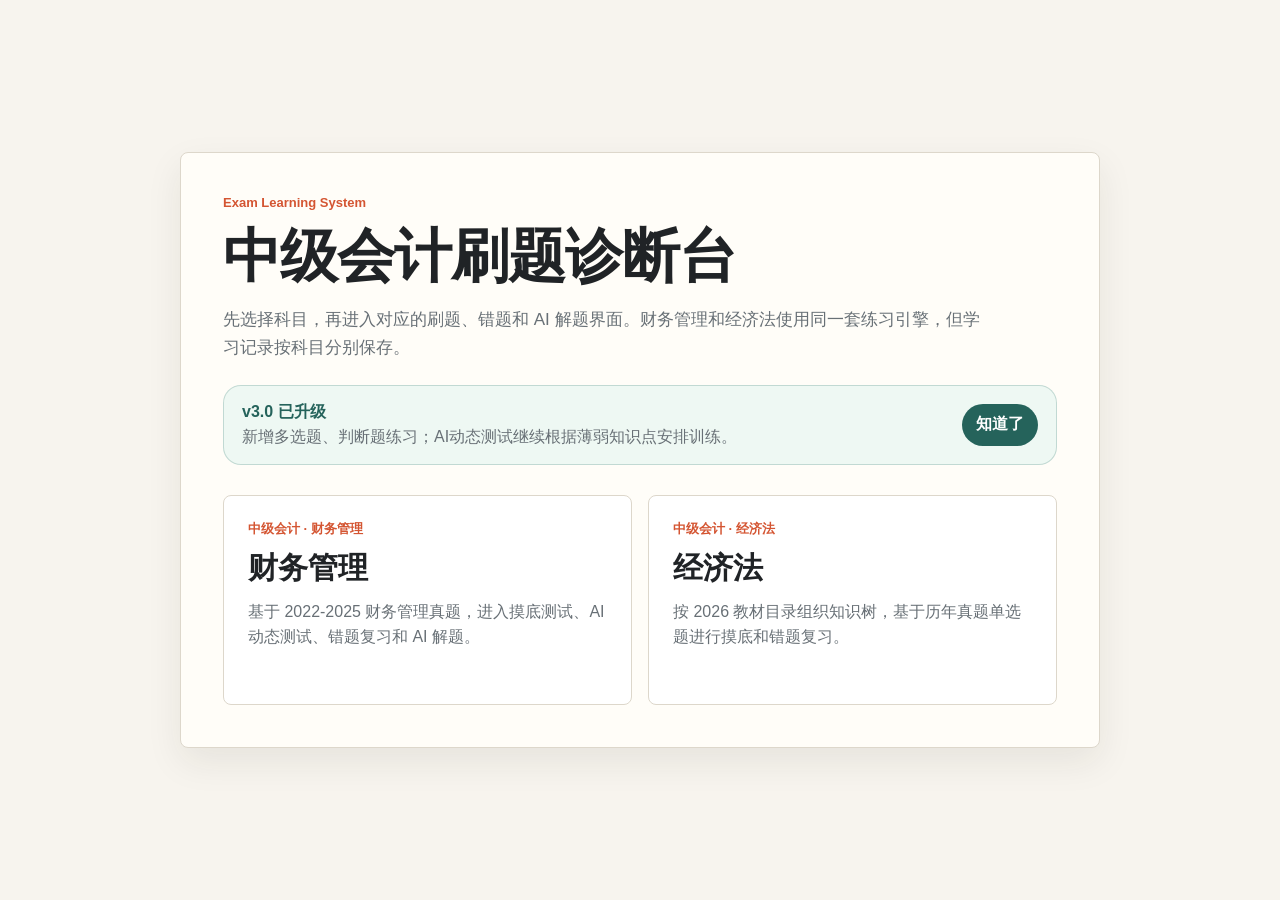
<file: index.html>
<!doctype html>
<html lang="zh-CN">
  <head>
    <meta charset="utf-8" />
    <meta name="viewport" content="width=device-width, initial-scale=1" />
    <title>中级会计刷题诊断</title>
    <link rel="stylesheet" href="./styles.css" />
  </head>
  <body>
    <main id="subjectLanding" class="landing">
      <section class="landing-card panel">
        <p class="eyebrow">Exam Learning System</p>
        <h1>中级会计刷题诊断台</h1>
        <p class="subtle">先选择科目，再进入对应的刷题、错题和 AI 解题界面。财务管理和经济法使用同一套练习引擎，但学习记录按科目分别保存。</p>
        <section id="upgradeNotice" class="upgrade-notice" aria-label="版本升级公告">
          <div>
            <strong>v3.0 已升级</strong>
            <p>新增多选题、判断题练习；AI动态测试继续根据薄弱知识点安排训练。</p>
          </div>
          <button id="dismissUpgradeNotice" type="button" aria-label="关闭版本升级公告">知道了</button>
        </section>
        <div id="landingSubjectCards" class="landing-subject-cards">
          <button class="landing-subject-card" data-subject="financial_management" type="button">
            <span class="card-eyebrow">中级会计 · 财务管理</span>
            <strong>财务管理</strong>
            <span class="card-desc">基于 2022-2025 财务管理真题，进入摸底测试、AI动态测试、错题复习和 AI 解题。</span>
          </button>
          <button class="landing-subject-card" data-subject="economic_law" type="button">
            <span class="card-eyebrow">中级会计 · 经济法</span>
            <strong>经济法</strong>
            <span class="card-desc">进入经济法刷题诊断，按 2026 教材目录组织知识点，支持标准解析和 AI 解题。</span>
          </button>
        </div>
      </section>
    </main>

    <main id="appShell" class="shell hidden">
      <aside class="panel sidebar">
        <div>
          <button id="backToSubjects" class="ghost back-button">← 返回科目选择</button>
          <p id="subjectEyebrow" class="eyebrow">中级会计</p>
          <h1 id="appTitle">刷题诊断台</h1>
          <p id="subjectIntro" class="subtle">选择科目后开始摸底、强化和错题复习，本地保存答题记录。</p>
        </div>


        <section id="migrationNotice" class="migration-notice hidden">
          <strong>检测到旧版财务管理记录</strong>
          <p>可以将旧版答题和错题记录迁移到当前财务管理科目下。</p>
          <button id="migrateLegacyData" type="button">迁移旧版记录</button>
        </section>

        <section class="stats">
          <div>
            <span id="totalDone">0</span>
            <small>累计答题</small>
          </div>
          <div>
            <span id="accuracy">-</span>
            <small>累计正确率</small>
          </div>
        </section>

        <section>
          <h2>题库构成</h2>
          <div id="bankStats" class="bank-stats"></div>
        </section>

        <section>
          <h2>薄弱知识点</h2>
          <div id="weakList" class="weak-list"></div>
        </section>

        <section class="actions">
          <button id="startDiagnostic" class="primary">开始新一轮测试</button>
          <button id="startPractice">AI动态测试</button>
          <button id="reviewWrong">复习错题</button>
          <button id="exportData" class="ghost">导出学习记录</button>
          <button id="resetData" class="ghost">清空本科记录</button>
        </section>
      </aside>

      <section class="workspace">
        <div class="topbar">
          <div>
            <p id="modeLabel" class="eyebrow">准备开始</p>
            <h2 id="sessionTitle">选择一个练习模式</h2>
          </div>
          <div class="progress">
            <span id="progressText">0 / 0</span>
            <div><i id="progressBar"></i></div>
          </div>
        </div>

        <article id="questionView" class="panel question hidden">
          <div class="meta">
            <span id="subjectBadge"></span>
            <span id="typeBadge"></span>
            <span id="topicBadge"></span>
            <span id="sourceBadge"></span>
          </div>
          <h3 id="questionStem"></h3>
          <div id="options" class="options"></div>
          <div id="feedback" class="feedback hidden"></div>
          <section id="aiPanel" class="ai-panel hidden">
            <div class="ai-panel-head">
              <div>
                <p class="eyebrow">AI 解题</p>
                <h4>快速掌握这道题</h4>
              </div>
              <button id="explainWithAi" type="button">生成 AI 解题</button>
            </div>
            <div id="aiContent" class="ai-content">
              <p class="subtle">答题后可生成知识点、解题思路、易错提醒和同类例题。</p>
            </div>
          </section>
          <div class="footer-actions">
            <button id="endSession" class="ghost">结束本次作答</button>
            <button id="submitAnswer" class="primary">提交答案</button>
            <button id="nextQuestion" class="hidden">下一题</button>
          </div>
        </article>

        <article id="emptyView" class="panel empty">
          <h3>选择一个练习模式</h3>
          <p>30 道摸底题可以在工作日 1 小时内完成。中途离开会自动保存进度，下次进入本科目默认继续；也可以随时结束本次作答并保存已完成题目。</p>
        </article>

        <article id="resultView" class="panel result hidden">
          <h3 id="resultTitle"></h3>
          <div id="resultSummary" class="result-grid"></div>
          <div>
            <h4>下一步建议</h4>
            <ul id="adviceList"></ul>
          </div>
        </article>
      </section>
    </main>

    <script src="./knowledge-base-data.js"></script>
    <script src="./quality-rules-data.js"></script>
    <script src="./generated-questions-data.js"></script>
    <script src="./questions-data.js"></script>
    <script src="./app.js"></script>
  </body>
</html>
</file>
<file: styles.css>
:root {
  color-scheme: light;
  --bg: #f7f4ee;
  --panel: #fffdf8;
  --text: #202326;
  --muted: #687076;
  --line: #ddd7cb;
  --brand: #25635b;
  --brand-2: #d45532;
  --ok: #1f7a45;
  --bad: #b42318;
  --soft: #e8f1ed;
  font-family: -apple-system, BlinkMacSystemFont, "Segoe UI", sans-serif;
}

* {
  box-sizing: border-box;
}

body {
  margin: 0;
  min-height: 100vh;
  background: var(--bg);
  color: var(--text);
}

button {
  min-height: 42px;
  border: 1px solid var(--line);
  border-radius: 8px;
  background: #fff;
  color: var(--text);
  cursor: pointer;
  font: inherit;
  font-weight: 650;
}

button:hover {
  border-color: var(--brand);
}

.primary {
  border-color: var(--brand);
  background: var(--brand);
  color: white;
}

.ghost {
  background: transparent;
  color: var(--muted);
}

.shell {
  display: grid;
  grid-template-columns: 340px minmax(0, 1fr);
  gap: 18px;
  min-height: 100vh;
  padding: 18px;
}

.panel {
  border: 1px solid var(--line);
  border-radius: 8px;
  background: var(--panel);
  box-shadow: 0 14px 36px rgba(39, 34, 25, 0.08);
}

.sidebar {
  display: flex;
  flex-direction: column;
  gap: 24px;
  padding: 22px;
}

.eyebrow {
  margin: 0 0 8px;
  color: var(--brand-2);
  font-size: 13px;
  font-weight: 800;
}

h1,
h2,
h3,
h4,
p {
  margin-top: 0;
}

h1 {
  margin-bottom: 10px;
  font-size: 30px;
}

.subtle {
  color: var(--muted);
  line-height: 1.6;
}


.stats {
  display: grid;
  grid-template-columns: 1fr 1fr;
  gap: 10px;
}

.stats div {
  border: 1px solid var(--line);
  border-radius: 8px;
  padding: 14px;
  background: #faf7f0;
}

.stats span {
  display: block;
  font-size: 26px;
  font-weight: 800;
}

.stats small {
  color: var(--muted);
}

.weak-list {
  display: grid;
  gap: 10px;
}

.bank-stats {
  display: grid;
  gap: 8px;
  color: var(--muted);
  font-size: 14px;
}

.bank-stats div {
  display: flex;
  justify-content: space-between;
  border-bottom: 1px solid var(--line);
  padding-bottom: 8px;
}

.weak-item {
  display: grid;
  gap: 6px;
}

.weak-item header {
  display: flex;
  justify-content: space-between;
  gap: 10px;
  font-size: 14px;
}

.meter {
  height: 8px;
  overflow: hidden;
  border-radius: 999px;
  background: #ece6da;
}

.meter i {
  display: block;
  height: 100%;
  background: var(--brand-2);
}

.actions {
  display: grid;
  gap: 10px;
  margin-top: auto;
}

.workspace {
  display: flex;
  flex-direction: column;
  gap: 18px;
  min-width: 0;
}

.topbar {
  display: flex;
  align-items: center;
  justify-content: space-between;
  gap: 16px;
  padding: 18px 4px 0;
}

.topbar h2 {
  margin-bottom: 0;
  font-size: 26px;
}

.progress {
  min-width: 180px;
  color: var(--muted);
  font-weight: 700;
}

.progress div {
  height: 8px;
  overflow: hidden;
  border-radius: 999px;
  background: #e5ded1;
}

.progress i {
  display: block;
  width: 0;
  height: 100%;
  background: var(--brand);
}

.question,
.empty,
.result {
  padding: 28px;
}

.empty {
  max-width: 760px;
}

.empty h3,
.question h3 {
  font-size: 24px;
  line-height: 1.5;
}

.meta {
  display: flex;
  flex-wrap: wrap;
  align-items: center;
  gap: 8px;
  margin-bottom: 16px;
}

.meta span {
  border-radius: 999px;
  background: var(--soft);
  padding: 6px 10px;
  color: var(--brand);
  font-size: 13px;
  font-weight: 800;
}

#typeBadge {
  border-radius: 12px;
  padding: 8px 14px;
  color: #fff;
  background: var(--brand);
  box-shadow: inset 0 -2px rgba(0, 0, 0, 0.12);
}

#typeBadge[data-type="multiple"] {
  background: var(--brand-2);
}

#typeBadge[data-type="judge"] {
  background: #4a63b8;
}

.options {
  display: grid;
  gap: 12px;
  margin: 22px 0;
}

.option {
  display: grid;
  grid-template-columns: 34px 1fr auto;
  gap: 12px;
  align-items: start;
  width: 100%;
  min-height: 54px;
  padding: 14px;
  text-align: left;
}

.option b {
  display: grid;
  width: 30px;
  height: 30px;
  place-items: center;
  border-radius: 50%;
  background: #eee8dc;
}

.option.selected {
  border-color: var(--brand);
  background: var(--soft);
}

.option.correct {
  border-color: var(--ok);
  background: #ecf8f0;
}

.option.wrong {
  border-color: var(--bad);
  background: #fff0ed;
}

.option[data-result-label]::after {
  content: attr(data-result-label);
  align-self: center;
  border-radius: 999px;
  padding: 5px 10px;
  color: var(--brand);
  background: #dff2ec;
  font-size: 12px;
  font-weight: 900;
  white-space: nowrap;
}

.option.wrong-picked[data-result-label]::after {
  color: var(--bad);
  background: #ffd9d4;
}

.option.missed-correct {
  border-style: dashed;
}

.option.missed-correct[data-result-label]::after {
  color: var(--ok);
  background: #e1f4e7;
}

.feedback {
  border-left: 4px solid var(--brand);
  padding: 14px 16px;
  background: #f5f1e8;
  line-height: 1.7;
}

.answer-detail {
  display: inline-block;
  margin: 8px 0 2px;
  color: var(--brand);
  font-weight: 800;
}

.ai-panel {
  margin-top: 16px;
  border: 1px solid var(--line);
  border-radius: 8px;
  background: #fbfaf5;
}

.ai-panel-head {
  display: flex;
  align-items: center;
  justify-content: space-between;
  gap: 16px;
  border-bottom: 1px solid var(--line);
  padding: 16px;
}

.ai-panel-head h4 {
  margin-bottom: 0;
}

.ai-content {
  display: grid;
  gap: 14px;
  padding: 16px;
  line-height: 1.7;
}

.ai-block {
  display: grid;
  gap: 6px;
}

.ai-block strong {
  color: var(--brand);
}

.ai-example {
  border-left: 4px solid var(--brand-2);
  padding: 12px 14px;
  background: #fff6ef;
}

.ai-example ol {
  margin: 8px 0 0;
  padding-left: 22px;
}

.footer-actions {
  display: flex;
  justify-content: flex-end;
  gap: 10px;
}

.result-grid {
  display: grid;
  grid-template-columns: repeat(3, minmax(0, 1fr));
  gap: 12px;
  margin: 18px 0 24px;
}

.result-card {
  border: 1px solid var(--line);
  border-radius: 8px;
  padding: 16px;
  background: #faf7f0;
}

.result-card strong {
  display: block;
  margin-bottom: 6px;
  font-size: 24px;
}

.result-card span {
  color: var(--muted);
}

.result-type-chips {
  display: flex;
  flex-wrap: wrap;
  gap: 8px;
  margin-top: 12px;
  padding-top: 12px;
  border-top: 1px solid var(--line);
}

.result-type-chips span {
  border: 1px solid rgba(38, 111, 96, 0.24);
  border-radius: 999px;
  padding: 5px 9px;
  color: var(--brand);
  background: var(--soft);
  font-size: 12px;
  font-weight: 900;
}

#adviceList {
  line-height: 1.8;
}

.hidden {
  display: none !important;
}

@media (max-width: 840px) {
  .shell {
    grid-template-columns: 1fr;
    padding: 12px;
  }

  .topbar {
    align-items: flex-start;
    flex-direction: column;
  }

  .progress {
    width: 100%;
  }

  .result-grid {
    grid-template-columns: 1fr;
  }

  .ai-panel-head,
  .footer-actions {
    align-items: stretch;
    flex-direction: column;
  }
}

.landing {
  display: grid;
  place-items: center;
  min-height: 100vh;
  padding: 24px;
}

.landing-card {
  width: min(920px, 100%);
  padding: 42px;
}

.landing-card h1 {
  font-size: clamp(34px, 6vw, 58px);
  letter-spacing: -1px;
}

.landing-card > .subtle {
  max-width: 760px;
  font-size: 17px;
}

.landing-subject-cards {
  display: grid;
  grid-template-columns: repeat(2, minmax(0, 1fr));
  gap: 16px;
  margin-top: 30px;
}

.landing-subject-card {
  display: grid;
  gap: 10px;
  min-height: 210px;
  padding: 24px;
  text-align: left;
  align-content: start;
}

.landing-subject-card strong {
  font-size: 30px;
}

.landing-subject-card:hover {
  transform: translateY(-2px);
  box-shadow: 0 14px 34px rgba(39, 34, 25, 0.11);
}

.card-eyebrow {
  color: var(--brand-2);
  font-size: 13px;
  font-weight: 800;
}

.card-desc {
  color: var(--muted);
  line-height: 1.6;
  font-weight: 500;
}

.card-meta {
  margin-top: auto;
  color: var(--brand);
  font-size: 14px;
  font-weight: 800;
}

.back-button {
  width: fit-content;
  min-height: 34px;
  margin-bottom: 16px;
  padding: 4px 0;
  border: 0;
}

@media (max-width: 760px) {
  .landing-subject-cards {
    grid-template-columns: 1fr;
  }

  .landing-card {
    padding: 28px;
  }
}

.migration-notice {
  display: grid;
  gap: 8px;
  border: 1px solid #f0c36a;
  border-radius: 8px;
  padding: 14px;
  background: #fff7df;
  color: #5f4212;
}

.migration-notice p {
  margin: 0;
  color: #7b5a1a;
  line-height: 1.5;
}

.migration-notice button {
  border-color: #d69c2f;
  background: #fffaf0;
  color: #73500f;
}

.dev-quality-panel {
  position: fixed;
  right: 18px;
  bottom: 18px;
  z-index: 30;
  width: min(420px, calc(100vw - 36px));
  padding: 18px;
  border: 1px solid var(--line);
  border-radius: 18px;
  background: rgba(255, 252, 246, 0.96);
  box-shadow: 0 18px 44px rgba(38, 35, 31, 0.18);
  font-size: 14px;
}

.dev-quality-panel h3 {
  margin: 0 0 10px;
}

.dev-quality-panel ul {
  margin: 10px 0;
  padding-left: 18px;
}

.weak-more {
  display: grid;
  gap: 10px;
}

.weak-more summary {
  cursor: pointer;
  color: var(--brand);
  font-weight: 800;
  list-style-position: inside;
}

.weak-more[open] summary {
  margin-bottom: 2px;
}

.upgrade-notice {
  display: flex;
  align-items: center;
  justify-content: space-between;
  gap: 18px;
  margin: 24px 0 4px;
  padding: 16px 18px;
  border: 1px solid rgba(38, 111, 96, 0.22);
  border-radius: 18px;
  background: rgba(232, 246, 241, 0.72);
}

.upgrade-notice strong {
  display: block;
  margin-bottom: 4px;
  color: var(--brand);
}

.upgrade-notice p {
  margin: 0;
  color: var(--muted);
}

.upgrade-notice button {
  flex: 0 0 auto;
  border: 0;
  border-radius: 999px;
  padding: 10px 14px;
  background: var(--brand);
  color: #fff;
  font-weight: 800;
  cursor: pointer;
}

@media (max-width: 720px) {
  .upgrade-notice {
    align-items: flex-start;
    flex-direction: column;
  }
}

.multiple-options .option.selected {
  box-shadow: inset 0 0 0 2px var(--brand);
}

.multiple-options .option.selected b::after {
  content: "✓";
  display: inline-block;
  margin-left: 4px;
  font-size: 12px;
}
</file>
